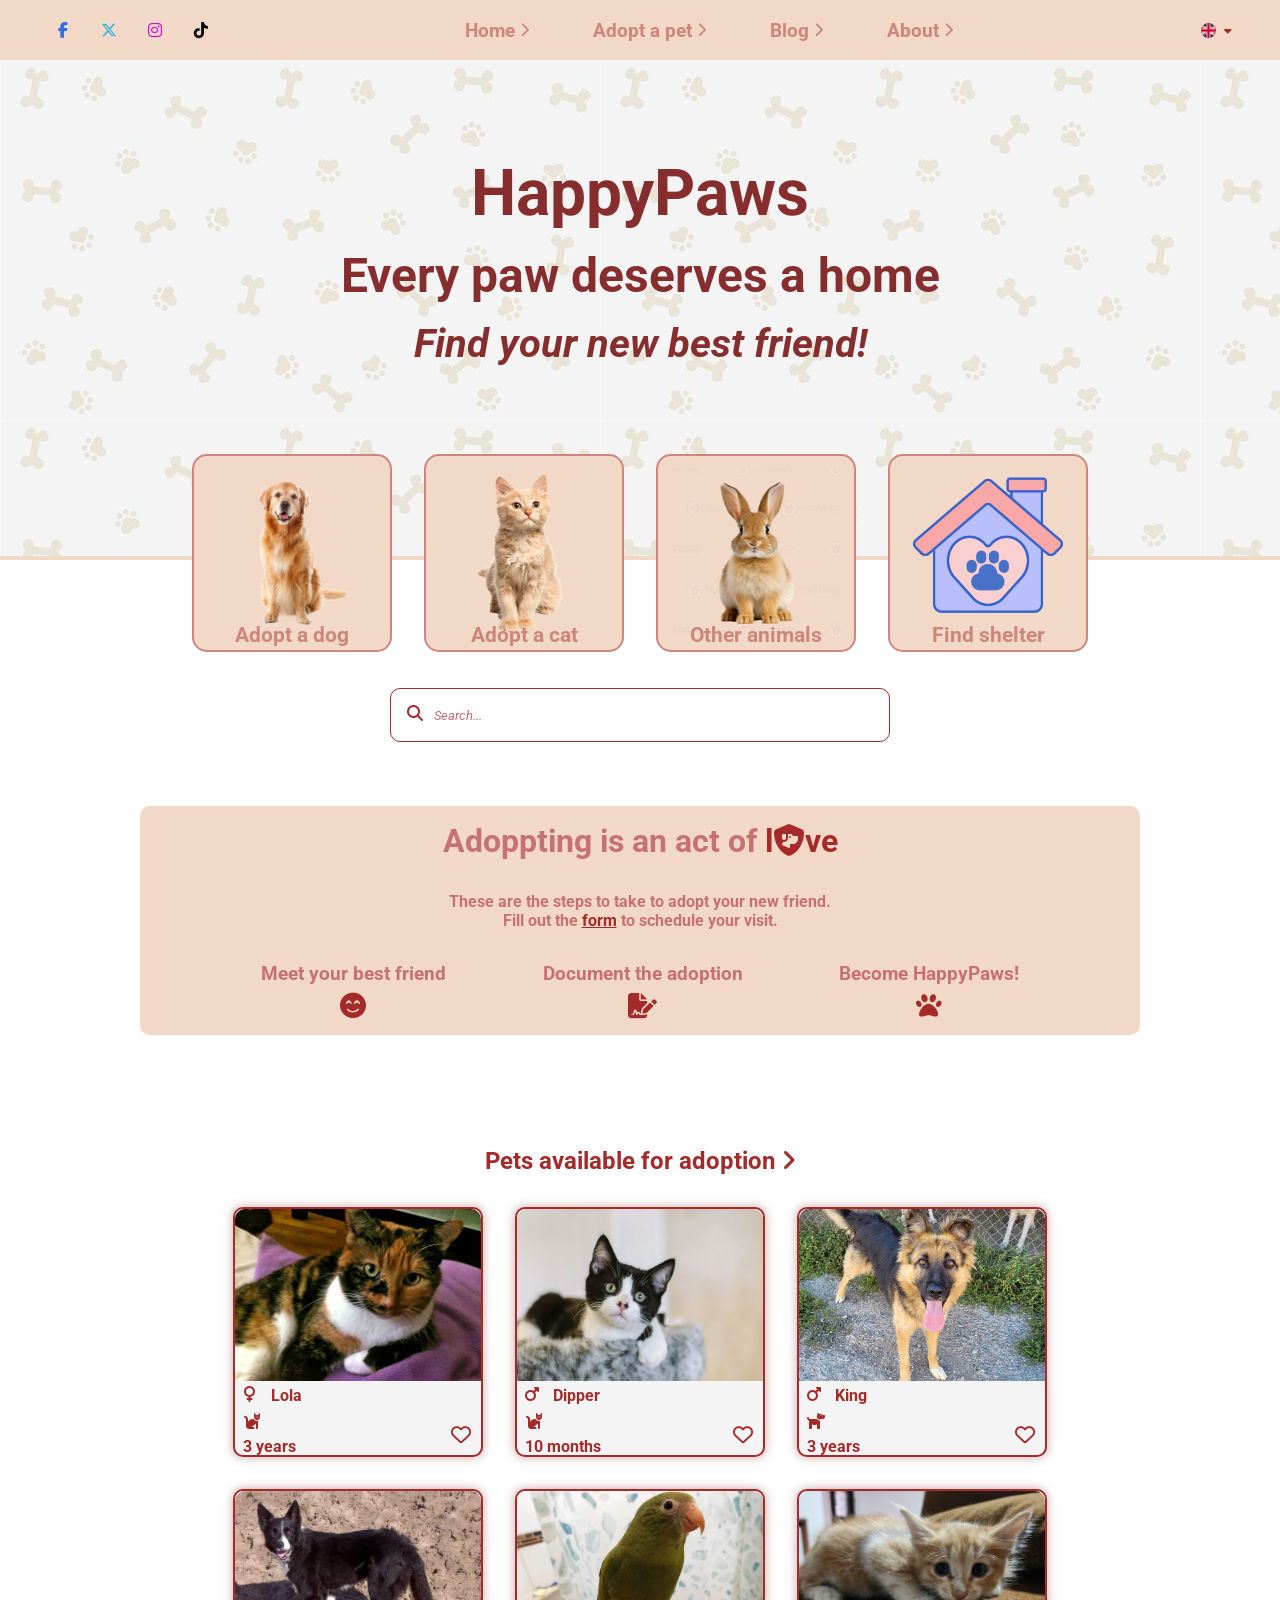
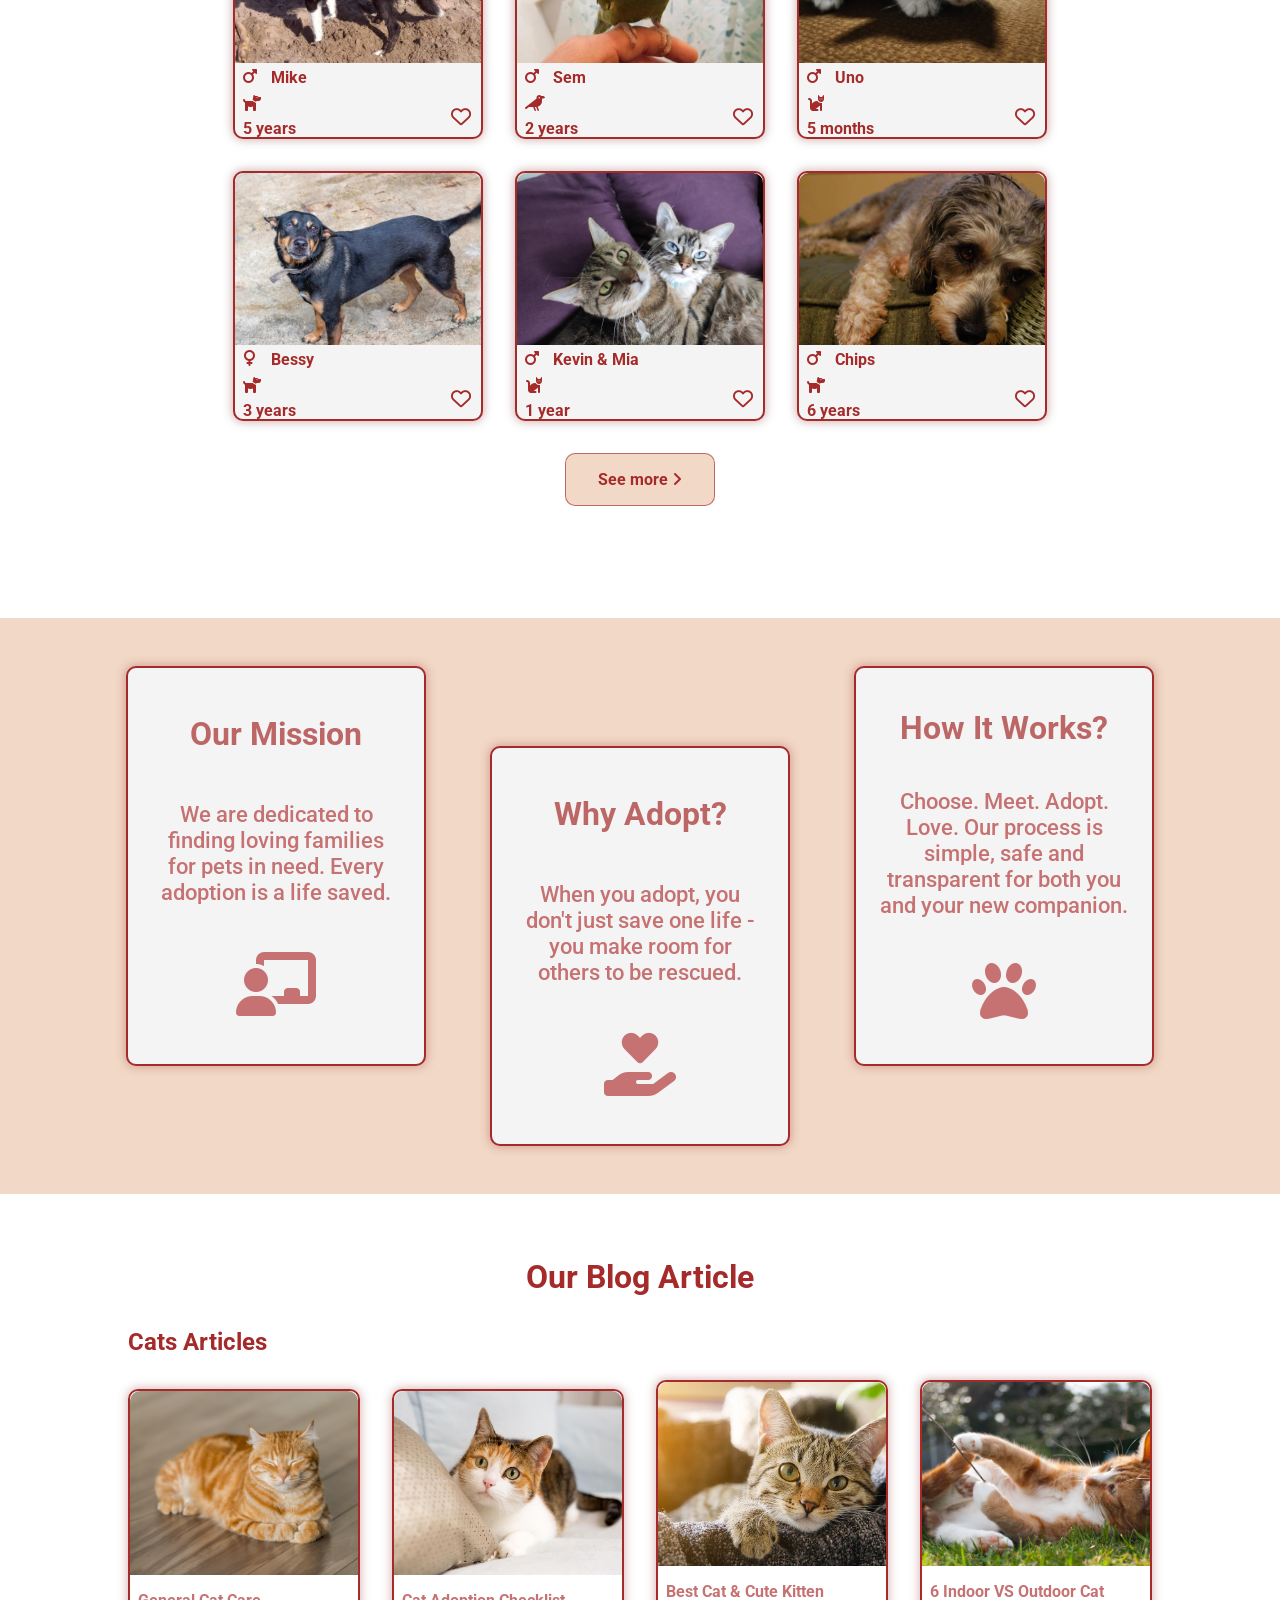
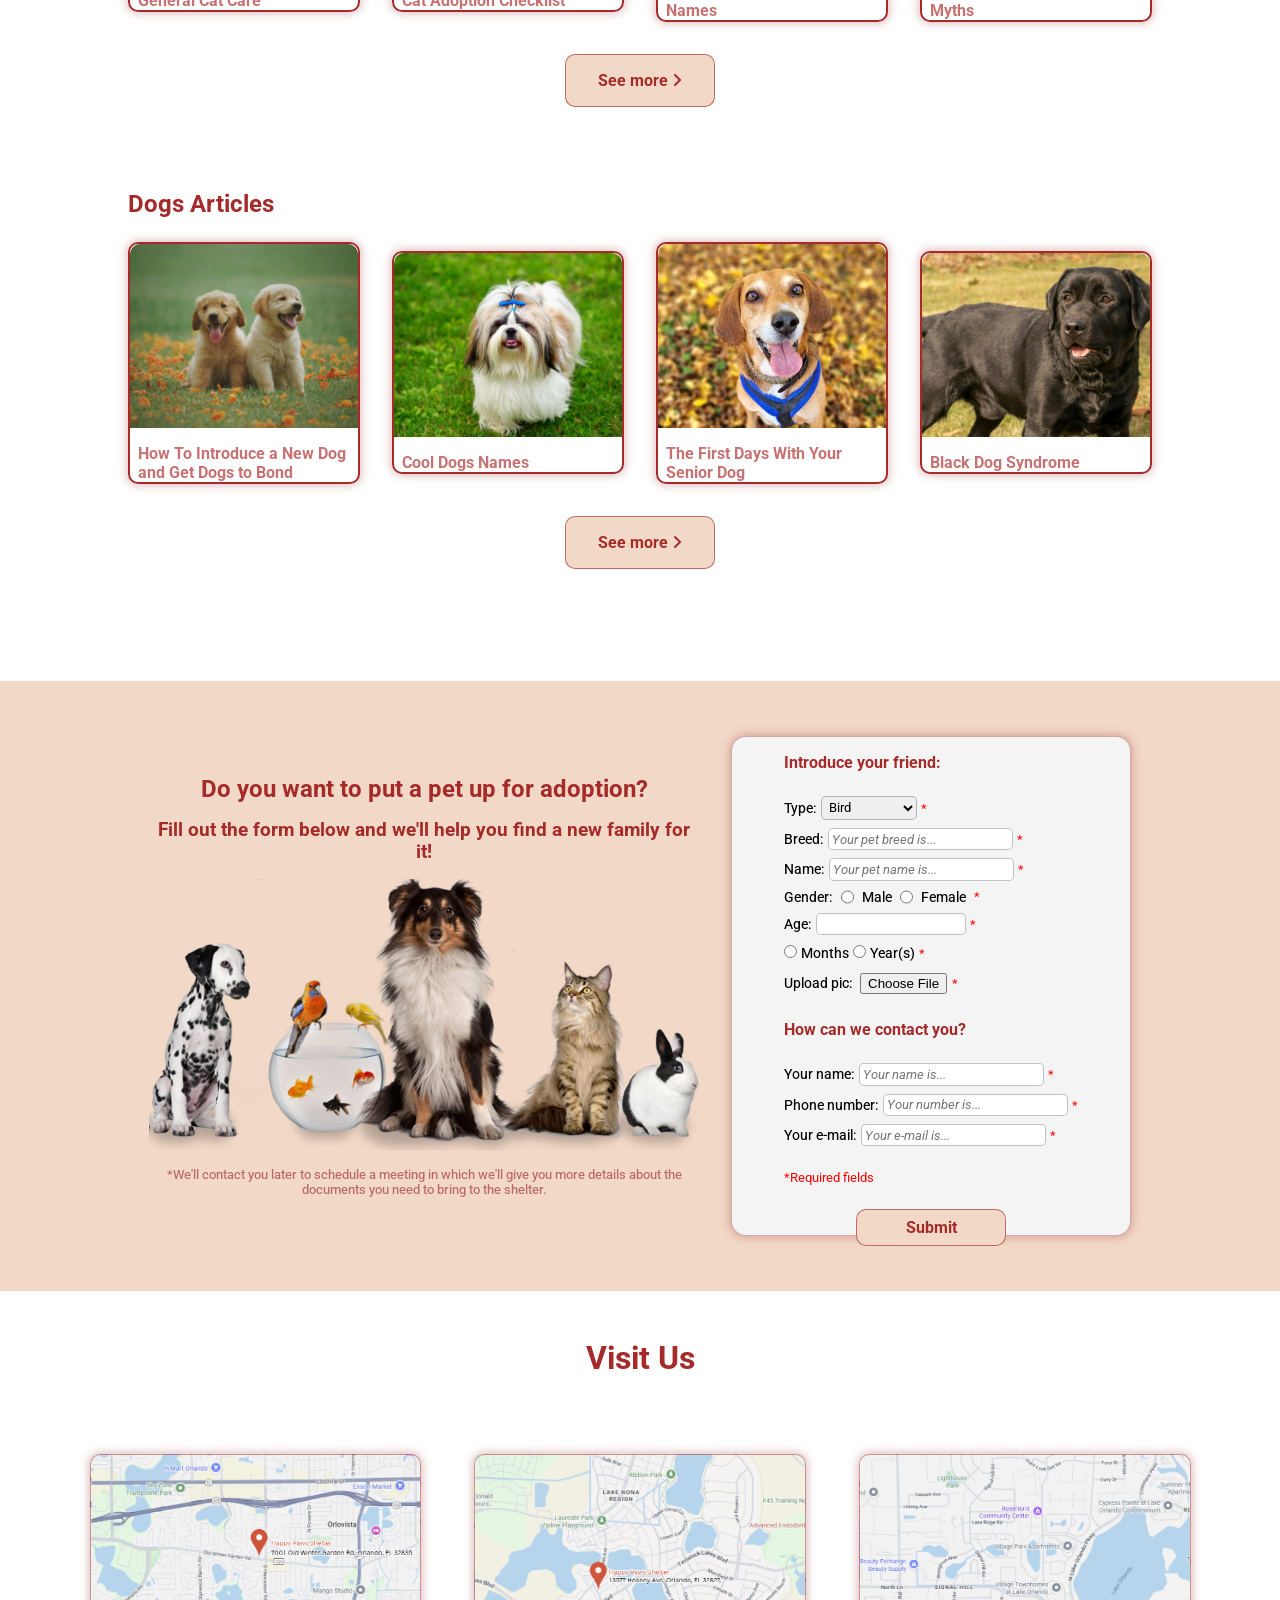
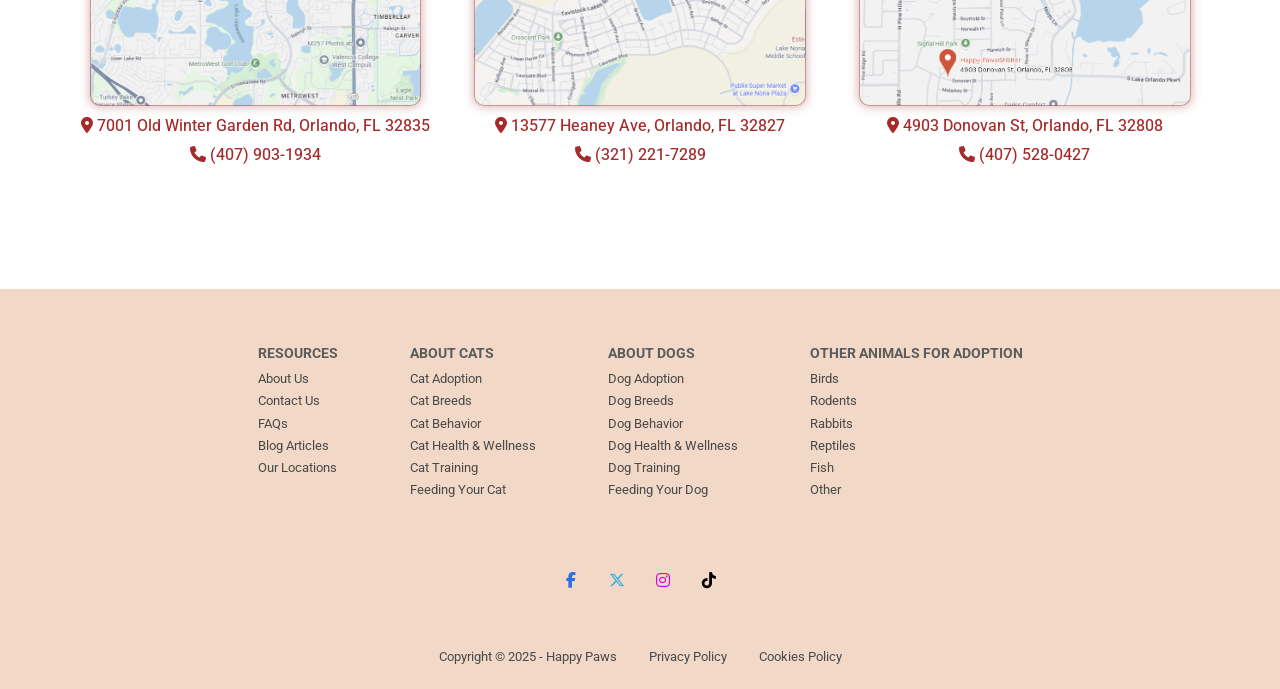
<file: index.html>
<!DOCTYPE html>
<html>
<head>

    <meta charset="UTF-8" />
    <meta name="viewport" content="width=device-width, initial-scale=1.0" />
    <title>HappyPaws</title>
    <link rel="stylesheet" href="https://cdnjs.cloudflare.com/ajax/libs/font-awesome/6.5.0/css/all.min.css" />
    <link rel="preconnect" href="https://fonts.googleapis.com">
    <link rel="preconnect" href="https://fonts.gstatic.com" crossorigin>
    <link rel="stylesheet" href="https://cdn.jsdelivr.net/npm/bootstrap-icons@1.11.3/font/bootstrap-icons.min.css">
    <link href="https://fonts.googleapis.com/css2?family=Edu+VIC+WA+NT+Hand:wght@400..700&family=Roboto+Serif:ital,opsz,wght@0,8..144,100..900;1,8..144,100..900&family=Roboto:ital,wght@0,100..900;1,100..900&display=swap" rel="stylesheet">
    <link rel="stylesheet" href="happy-paws.css" />

</head>

<body>
    
<header>

    <i class="fa-solid fa-bars"></i>

    <div id="social">
        <i class="fa-brands fa-facebook-f"></i>
        <i class="fa-brands fa-x-twitter"></i>
        <i class="fa-brands fa-instagram"></i>
        <i class="fa-brands fa-tiktok"></i>
    </div>

    <div id="drop-down">
        <button id="home">Home <i class="fa-solid fa-chevron-right fa-xs"></i></button>
        <button id="adopt">Adopt a pet <i class="fa-solid fa-chevron-right fa-xs"></i></button>
        <button id="blog">Blog <i class="fa-solid fa-chevron-right fa-xs"></i></button>
        <button id="about">About <i class="fa-solid fa-chevron-right fa-xs"></i></button>
    </div>

    <div id="language">
        <div id="english"></div>
        <i class="fa-solid fa-caret-down fa-xs"></i>
    </div>

</header>

<div id="header-pic">

    <div class="title-box">
        <h1>HappyPaws</h1>
        <h2>Every paw deserves a home</h2>
        <h3>Find your new best friend!</h3>
    </div>

    <div class="animals">

        <div class="animal-box" id="dog">
            <img src="media/dog.png">
            <i class="fa-solid fa-dog animal-icon"></i>
            <p>Adopt a dog</p>
        </div>

        <div class="animal-box" id="cat">
            <img src="media/cat.png">
            <i class="fa-solid fa-cat animal-icon"></i>
            <p>Adopt a cat</p>
        </div>

        <div class="animal-box" id="other">
            <img src="media/rabbit.webp">
            <i class="fa-solid fa-paw animal-icon"></i>
            <p>Other animals</p>
        </div>

        <div class="animal-box" id="shelter">
            <img src="media/shelter.png">
            <i class="fa-solid fa-tent animal-icon"></i>
            <p>Find shelter</p>
        </div>

    </div>

</div>

<div id="search-bar">
    <i class="fa-solid fa-magnifying-glass"></i>
    <input type="text" placeholder="Search...">
</div>

<div class="about-adopting">

    <div id="box-title">
        <h1>Adoppting is an act of <span class="span">l<i class="fa-solid fa-shield-dog"></i>ve</h1>
    </div>

    <div id="box-info">
        <p>These are the steps to take to adopt your new friend. Fill out the <span class="span underline">form</span> to schedule your visit.</p>
    </div>

    <div id="steps">

        <div class="step one">
            <p>Meet your best friend</p>
            <i class="fa-solid fa-face-smile-beam icon"></i>
        </div>

        <div class="step two">
            <p>Document the adoption</p>
            <i class="fa-solid fa-file-signature icon"></i>
        </div>

        <div class="step three">
            <p>Become HappyPaws!</p>
            <i class="fa-solid fa-paw icon"></i>
        </div>

    </div>

</div>


<div class="available">

    <h2>Pets available for adoption <i class="fa-solid fa-angle-right"></i></h2>

    <div id="pets">

        <div class="pet-box">
            <div class="pet-pic lola"></div>

            <div class="pet-info">

                <div class="pet-gender">
                    <i class="fa-solid fa-venus"></i> 
                    <p>Lola</p>
                </div>

                <div class="pet-age">
                    <i class="fa-solid fa-cat"></i> 
                    <p>3 years</p>
                </div>

            </div>

            <div class="fave">
                <i class="fa-regular fa-heart fa-lg non-active"></i>
                <i class="fa-solid fa-heart fa-lg active"></i>
            </div>
            
        </div>

        <div class="pet-box">
            <div class="pet-pic dipper"></div>

            <div class="pet-info">

                <div class="pet-gender">
                    <i class="fa-solid fa-mars"></i> 
                    <p>Dipper</p>
                </div>

                <div class="pet-age">
                    <i class="fa-solid fa-cat"></i> 
                    <p>10 months</p>
                </div>

            </div>

            <div class="fave">
                <i class="fa-regular fa-heart fa-lg non-active"></i>
                <i class="fa-solid fa-heart fa-lg active"></i>
            </div>

        </div>

        <div class="pet-box">
            <div class="pet-pic king"></div>

            <div class="pet-info">

                <div class="pet-gender">
                    <i class="fa-solid fa-mars"></i> 
                    <p>King</p>
                </div>

                <div class="pet-age">
                    <i class="fa-solid fa-dog"></i> 
                    <p>3 years</p>
                </div>

            </div>

            <div class="fave">
                <i class="fa-regular fa-heart fa-lg non-active"></i>
                <i class="fa-solid fa-heart fa-lg active"></i>
            </div>

        </div>

        <div class="pet-box">
            <div class="pet-pic mike"></div>

            <div class="pet-info">

                <div class="pet-gender">
                    <i class="fa-solid fa-mars"></i> 
                    <p>Mike</p>
                </div>

                <div class="pet-age">
                    <i class="fa-solid fa-dog"></i> 
                    <p>5 years</p>
                </div>

            </div>

            <div class="fave">
                <i class="fa-regular fa-heart fa-lg non-active"></i>
                <i class="fa-solid fa-heart fa-lg active"></i>
            </div>

        </div>

        <div class="pet-box">
            <div class="pet-pic sem"></div>

            <div class="pet-info">

                <div class="pet-gender">
                    <i class="fa-solid fa-mars"></i> 
                    <p>Sem</p>
                </div>

                <div class="pet-age">
                    <i class="fa-solid fa-crow"></i> 
                    <p>2 years</p>
                </div>

            </div>

            <div class="fave">
                <i class="fa-regular fa-heart fa-lg non-active"></i>
                <i class="fa-solid fa-heart fa-lg active"></i>
            </div>

        </div>

        <div class="pet-box">
            <div class="pet-pic uno"></div>

            <div class="pet-info">

                <div class="pet-gender">
                    <i class="fa-solid fa-mars"></i> 
                    <p>Uno</p>
                </div>

                <div class="pet-age">
                    <i class="fa-solid fa-cat"></i> 
                    <p>5 months</p>
                </div>

            </div>

            <div class="fave">
                <i class="fa-regular fa-heart fa-lg non-active"></i>
                <i class="fa-solid fa-heart fa-lg active"></i>
            </div>

        </div>

        <div class="pet-box">
            <div class="pet-pic bessy"></div>

            <div class="pet-info">

                <div class="pet-gender">
                    <i class="fa-solid fa-venus"></i> 
                    <p>Bessy</p>
                </div>

                <div class="pet-age">
                    <i class="fa-solid fa-dog"></i> 
                    <p>3 years</p>
                </div>

            </div>

            <div class="fave">
                <i class="fa-regular fa-heart fa-lg non-active"></i>
                <i class="fa-solid fa-heart fa-lg active"></i>
            </div>

        </div>

        <div class="pet-box none2">
            <div class="pet-pic kevin-mia"></div>

            <div class="pet-info">

                <div class="pet-gender">
                    <i class="fa-solid fa-mars"></i> 
                    <p>Kevin & Mia</p>
                </div>

                <div class="pet-age">
                    <i class="fa-solid fa-cat"></i> 
                    <p>1 year</p>
                </div>

            </div>

            <div class="fave">
                <i class="fa-regular fa-heart fa-lg non-active"></i>
                <i class="fa-solid fa-heart fa-lg active"></i>
            </div>

        </div>

        <div class="pet-box none2">
            <div class="pet-pic chips"></div>

            <div class="pet-info">

                <div class="pet-gender">
                    <i class="fa-solid fa-mars"></i> 
                    <p>Chips</p>
                </div>

                <div class="pet-age">
                    <i class="fa-solid fa-dog"></i> 
                    <p>6 years</p>
                </div>

            </div>

            <div class="fave">
                <i class="fa-regular fa-heart fa-lg non-active"></i>
                <i class="fa-solid fa-heart fa-lg active"></i>
            </div>

        </div>

        <div class="pet-box none1 none2">
            <div class="pet-pic roxy"></div>

            <div class="pet-info">

                <div class="pet-gender">
                    <i class="fa-solid fa-venus"></i> 
                    <p>Roxy</p>
                </div>

                <div class="pet-age">
                    <i class="fa-solid fa-dog"></i> 
                    <p>6 months</p>
                </div>

            </div>

            <div class="fave">
                <i class="fa-regular fa-heart fa-lg non-active"></i>
                <i class="fa-solid fa-heart fa-lg active"></i>
            </div>

        </div>

    </div>

    <button class="see-more">See more <i class="fa-solid fa-angle-right"></i></button>

</div>



<div class="about-page">
    
    <div class="grid">

        <div class="box mission">
            <h1>Our Mission</h1>
            <p>We are dedicated to finding loving families for pets in need. Every adoption is a life saved.</p>
            <i class="fa-solid fa-chalkboard-user"></i>
        </div>

        <div class="box why">
            <h1>Why Adopt?</h1>
            <p>When you adopt, you don't just save one life - you make room for others to be rescued.</p>
            <i class="fa-solid fa-hand-holding-heart"></i>
        </div>

        <div class="box how">
            <h1>How It Works?</h1>
            <p>Choose. Meet. Adopt. Love. Our process is simple, safe and transparent for both you and your new companion.</p>
            <i class="fa-solid fa-paw"></i>
        </div>

    </div>

</div>


<div id="blog-section">

    <h1>Our Blog Article</h1>

    <div class="cat-section">

        <h2 class="section-tilte">Cats Articles</h2>

        <div class="article">

            <div class="pet-article">
                <div class="pet-img cat-img1"></div>
                <p class="blog-title">General Cat Care</p>
            </div>

            <div class="pet-article">
                <div class="pet-img cat-img2"></div>
                <p class="blog-title">Cat Adoption Checklist</p>
            </div>

            <div class="pet-article">
                <div class="pet-img cat-img3"></div>
                <p class="blog-title">Best Cat & Cute Kitten Names</p>
            </div>

            <div class="pet-article none2">
                <div class="pet-img cat-img4"></div>
                <p class="blog-title">6 Indoor VS Outdoor Cat Myths</p>
            </div>

        </div>

    </div>

    <button class="see-more">See more <i class="fa-solid fa-angle-right"></i></button>

    <br>
    
    <div class="dog-section">

        <h2 class="section-tilte">Dogs Articles</h2>

        <div class="article">

            <div class="pet-article">
                <div class="pet-img dog-img1"></div>
                <p class="blog-title">How To Introduce a New Dog and Get Dogs to Bond</p>
            </div>

            <div class="pet-article">
                <div class="pet-img dog-img2"></div>
                <p class="blog-title">Cool Dogs Names</p>
            </div>

            <div class="pet-article">
                <div class="pet-img dog-img3"></div>
                <p class="blog-title">The First Days With Your Senior Dog</p>
            </div>

            <div class="pet-article none2">
                <div class="pet-img dog-img4"></div>
                <p class="blog-title">Black Dog Syndrome</p>
            </div>

        </div>

    </div>

    <button class="see-more">See more <i class="fa-solid fa-angle-right"></i></button>
    

</div>

<div class="adoption-form">

    <div id="form-info">
        <h2 id="form-main-title">Do you want to put a pet up for adoption?</h2>
        <h3 id="form-sub-title">Fill out the form below and we'll help you find a new family for it!</h3>
        <div id="pet-form-img"></div>
        <small>*We'll contact you later to schedule a meeting in which we'll give you more details about the documents you need to bring to the shelter.</small>
    </div>
    
    <div id="form-box">

        <div id="form">

            <p class="form-p">Introduce your friend:</p>

            <div class="pet-introduction">

                <div class="pet-type">
                    <label for="type">Type:</label>
                    <select name="type" id="type">
                        <option value="bird">Bird</option>
                        <option value="cat">Cat</option>
                        <option value="chinchilla">Chinchilla</option>
                        <option value="degu">Degu</option>
                        <option value="dog">Dog</option>
                        <option value="ferret">Ferret</option>
                        <option value="fish">Fish</option>
                        <option value="frog">Frog</option>
                        <option value="gerbil">Gerbil</option>
                        <option value="guinea-pig">Guinea pig</option>
                        <option value="hamster">Hamster</option>
                        <option value="hedgehog">Hedgehog</option>
                        <option value="insect">Insect</option>
                        <option value="lizard">Lizard</option>
                        <option value="mouse">Mouse</option>
                        <option value="rabbit">Rabbit</option>
                        <option value="rat">Rat</option>
                        <option value="salamander">Salamander</option>
                        <option value="snake">Snake</option>
                        <option value="turtle">Turtle</option>
                        <option value="other">Other</option>
                    </select> <small>*</small>
                </div>

                <div class="pet-breed">
                    <label for="breed">Breed:</label>
                    <input type="text" id="breed" placeholder="Your pet breed is..." required> <small>*</small>
                </div>

                <div class="pet-name">
                    <label for="name">Name:</label>
                    <input type="text" id="name" placeholder="Your pet name is..." required> <small>*</small>
                </div>

                <div class="pet-gender">

                    <p id="gender-label">Gender:</p>

                    <input type="radio" name="title" id="male">
                    <label for="male">Male</label>
                    
                    <input type="radio" name="title" id="female">
                    <label for="female">Female</label> <small>*</small>

                </div>

                <div class="pet-age">

                    <div id="age-number">
                        <label for="age">Age:</label>
                        <input type="number" id="age" required min="1"> <small>*</small>
                    </div>

                    <div id="age-type">

                        <input type="radio" name="title" id="months">
                        <label for="months">Months</label>

                        <input type="radio" name="title" id="year">
                        <label for="year">Year(s)</label> <small>*</small>

                    </div>
                    
                </div>

                <div class="your-pet-pic">
                    <label for="pic">Upload pic:</label>
                    <input type="file" id="pic" accept="image/png, image/jpeg"><small>*</small>
                </div>

            </div>

            <p class="form-p">How can we contact you?</p>

            <div class="contact-you">

                <div class="your-name">
                    <label for="owner-name">Your name:</label>
                    <input type="text" id="owner-name" placeholder="Your name is..." required> <small>*</small>
                </div>

                <div class="phone-number">
                    <label for="phone">Phone number:</label>
                    <input type="tel" id="phone" placeholder="Your number is..." required> <small>*</small>
                </div>

                <div class="your-email">
                    <label for="email">Your e-mail:</label>
                    <input type="email" id="email" placeholder="Your e-mail is..." required> <small>*</small>
                </div>

            </div>

            <small>*Required fields</small>

            <input class="send-btn" type="submit"></i></input>

        </div>

    </div>
    

</div>

<div class="location">

    <h1>Visit Us</h1>

    <div class="location-content">

        <div class="location-box location1">
            <div class="map map1"></div>
            <p><i class="fa-solid fa-location-dot"></i> 7001 Old Winter Garden Rd, Orlando, FL 32835</p>
            <p><i class="fa-solid fa-phone"></i> (407) 903-1934</p>
        </div>
        
        <div class="location-box location2">
            <div class="map map2"></div>
            <p><i class="fa-solid fa-location-dot"></i> 13577 Heaney Ave, Orlando, FL 32827</p>
            <p><i class="fa-solid fa-phone"></i> (321) 221-7289</p>
        </div>
        
        <div class="location-box location3">
            <div class="map map3"></div>
            <p><i class="fa-solid fa-location-dot"></i> 4903 Donovan St, Orlando, FL 32808</p>
            <p><i class="fa-solid fa-phone"></i> (407) 528-0427</p>
        </div>
        

    </div>

</div>

</body>

<footer>

    <div class="footer-links">
        <div class="links-info">
            <p class="links-title">RESOURCES</p>
            <a href=""><small>About Us</small></a>
            <a href=""><small>Contact Us</small></a>
            <a href=""><small>FAQs</small></a>
            <a href=""><small>Blog Articles</small></a>
            <a href=""><small>Our Locations</small></a>
        </div>

        <div class="links-info">
            <p class="links-title">ABOUT CATS</p>
            <a href=""><small>Cat Adoption</small></a>
            <a href=""><small>Cat Breeds</small></a>
            <a href=""><small>Cat Behavior</small></a>
            <a href=""><small>Cat Health & Wellness</small></a>
            <a href=""><small>Cat Training</small></a>
            <a href=""><small>Feeding Your Cat</small></a>
        </div>

        <div class="links-info">
            <p class="links-title">ABOUT DOGS</p>
            <a href=""><small>Dog Adoption</small></a>
            <a href=""><small>Dog Breeds</small></a>
            <a href=""><small>Dog Behavior</small></a>
            <a href=""><small>Dog Health & Wellness</small></a>
            <a href=""><small>Dog Training</small></a>
            <a href=""><small>Feeding Your Dog</small></a>
        </div>

        <div class="links-info">
            <p class="links-title">OTHER ANIMALS FOR ADOPTION</p>
            <a href=""><small>Birds</small></a>
            <a href=""><small>Rodents</small></a>
            <a href=""><small>Rabbits</small></a>
            <a href=""><small>Reptiles</small></a>
            <a href=""><small>Fish</small></a>
            <a href=""><small>Other</small></a>
        </div>
    </div>

    <div class="follow-us">
        <i class="fa-brands fa-facebook-f"></i>
        <i class="fa-brands fa-x-twitter"></i>
        <i class="fa-brands fa-instagram"></i>
        <i class="fa-brands fa-tiktok"></i>
    </div>

    <div class="copyright">
        <a href=""><small>Copyright &copy; 2025 - Happy Paws</small></a>
        <a href=""><small>Privacy Policy</small></a>
        <a href=""><small>Cookies Policy</small></a>
    </div>

</footer>

</html>
</file>
<file: happy-paws.css>
*{
    margin: 0;
    padding: 0;
    box-sizing: border-box;
    font-family: 'Roboto', sans-serif;
}
body{
    display: flex;
    flex-direction: column;
    justify-content: center;
    align-items: center;
    overflow-x: hidden;
}
header{
    width: 100vw;
    height: 60px;
    background-color: #F2D8C6;
    display: flex;
    flex-direction: row;
    justify-content: space-between;
    align-items: center;
}
#social{
    display: flex;
    flex-direction: row;
    align-items: center;
    justify-content: center;
    gap: 1em;
    margin-left: 3em;
}
.fa-brands{
    border-radius: 50%;
    padding: 0.3em;
    height: 30px;
    width: 30px;
    display: flex;
    justify-content: center;
    align-items: center;
    cursor: pointer;
}
.fa-facebook-f{
    color: #2e6ee6;
    transition: all 0.4s ease;
}
.fa-x-twitter{
    color: #3bb1e0;
    transition: all 0.4s ease;
}
.fa-instagram{
    color: #d604d6;
    transition: all 0.4s ease;
}
.fa-tiktok{
    transition: all 0.4s ease;
}

.fa-facebook-f:hover{
    background-color: #2e6ee6;
    color: white;
}
.fa-x-twitter:hover{
    background-color: black;
    color: white;
}
.fa-instagram:hover{
    background: linear-gradient(
        20deg,
        #FFB602 0%,
        #FC04C8 100%);
    color: white;
}
.fa-tiktok:hover{
    background-color: black;
    color: white;
}
#drop-down{
    display: flex;
    flex-direction: row;
    justify-content: center;
    align-items: center;
    gap: 4em;
    height: 100%;
    width: 35%;
}
#drop-down button{
    border: none;
    background-color: transparent;
    color: #a52a2a79;
    font-size: 1.2rem;
    font-weight: bold;
    cursor: pointer;
}
#drop-down button:hover{
    color: brown;
}
#drop-down button i{
    transition: all 0.4s ease;
}
#drop-down button:hover i{
    transform: rotateZ(90deg) translateY(-5px);
}
#language{
    margin-right: 3em;
    display: flex;
    flex-direction: row;
    align-items: center;
    justify-content: center;
    gap: 0.5em;
    cursor: pointer;
}
#english{
    background-size: cover;
    background-position: center;
    background-image: url(media/language.png);
    width: 15px;
    height: 15px;
    border-radius: 50%;
    border: 1px solid #a52a2a59;
}
#language i{
    color: brown;
}
.fa-bars{
    display: none;
}




#header-pic{
    border-bottom: 4px solid #F2D8C6;
    width: 100vw;
    height: 500px;
    background-image: url(media/bg-top.jpg);
    display: flex;
    justify-content: center;
    align-items: center;
    flex-direction: column;
    gap: 1em;
    position: relative;
}
.title-box{
    display: flex;
    align-items: center;
    justify-content: center;
    flex-direction: column;
    position: absolute;
    top: 6em;
    gap: 1em;
    color: #862e2e;
}
#header-pic h1{
    font-size: 4rem;
}
#header-pic h2{
    font-size: 3rem;
}
#header-pic h3{
    font-size: 2.5rem;
    font-style: italic;
}
.animals{
    height: 40%;
    width: 900px;
    position: absolute;
    bottom: -6em;
    display: flex;
    flex-direction: row;
    align-items: center;
    justify-content: center;
    gap: 2em;
}
.animal-box{
    height: 100%;
    width: 200px;
    border: 2px solid #a52a2a79;
    border-radius: 15px;
    background-color: #F2D8C6;
    cursor: pointer;
    display: flex;
    justify-content: center;
    align-items: center;
    flex-direction: column;
    transition: all 0.2s ease;
    position: relative;
}
.animal-box p{
    font-weight: bold;
    color: #a52a2a79;
    font-size: 1.3rem;
    position: absolute;
    bottom: 3px;
}
.animal-box:hover p{
    color: brown;
}
.animal-box:hover{
    border: 2px solid brown;
    background-color: #f0c5a6;
    box-shadow: 0px 0px 10px 1px #8d494969;
}
.animal-box img{
    width: auto;
}
#dog img{
    height: 180px;
}
#cat img{
    height: 170px;
}
#other img{
    height: 170px;
}
#shelter img{
    height: 150px;
    margin-bottom: 1em;
}
.animal-icon{
    display: none;
}
#search-bar{
    border: 1px solid brown;
    display: flex;
    flex-direction: row;
    margin-top: 8em;
    padding: 1em;
    gap: 0.5em;
    width: 500px;
    border-radius: 10px;
    cursor: pointer;
}
#search-bar input{
    border: none;
    outline: none;
    background-color: transparent;
    width: 90%;
}
#search-bar input::placeholder{
    font-style: italic;
    color: rgba(165, 42, 42, 0.685);
}
.fa-magnifying-glass{
    color: brown;
}

.about-adopting{
    background-color: #F2D8C6;
    border-radius: 10px;
    width: 1000px;
    height: auto;
    display: flex;
    flex-direction: column;
    align-items: center;
    justify-content: center;
    margin-top: 4em;
    gap: 2em;
    padding: 1em 1.5em;
    color: #c77272;
    font-weight: bold;
}
#steps{
    display: flex;
    flex-direction: row;
    justify-content: space-evenly;
    align-items: center;
    width: 100%;
}
.step{
    display: flex;
    justify-content: center;
    align-items: center;
    flex-direction: column;
    gap: 0.5em;
}
.span, .icon{
    color: brown;
}
.underline{
    text-decoration: underline;
    cursor: pointer;
}
#box-info p{
    width: 400px;
    text-align: center;
}
.icon{
    font-size: 1.6rem;
}
.step p{
    font-size: 1.2rem;
}

.available{
    width: 1400px;
    height: fit-content;
    margin-top: 7em;
    display: flex;
    flex-direction: column;
    gap: 2em;
    justify-content: center;
    align-items: center;
    color: brown;
}
#pets{
    width: 100%;
    height: fit-content;
    display: flex;
    flex-wrap: wrap;
    justify-content: center;
    align-items: center;
    gap: 2em;
}
.pet-box{
    border: 2px solid brown;
    width: 250px;
    height: 250px;
    border-radius: 10px;
    display: flex;
    flex-direction: column;
    align-items: start;
    justify-content: space-between;
    cursor: pointer;
    position: relative;
    background-color: #F4F4F4;
    box-shadow: 0px 0px 10px 1px #8d494969;
}
.pet-box:hover{
    background-color: #F2D8C6;;
}
.pet-pic{
    width: 100%;
    height: 70%;
    border-radius: 10px 10px 0 0;
    background-position: center;
    background-size: cover;
}
.pet-info{
    width: 100%;
    height: 28%;
    padding: 0 0.5em;
    display: flex;
    flex-direction: column;
    gap: 0.5em;
    font-weight: bold;
}
.pet-gender, .pet-age{
    display: flex;
    flex-direction: row;
    gap: 0.5em;
}
.pet-gender i, .pet-age i{
    width: 20px;
}
.active{
    display: none;
}
.fave{
    position: absolute;
    height: 30px;
    width: 30px;
    bottom: 5px;
    right: 5px;
    display: flex;
    justify-content: center;
    align-items: center;
    cursor: pointer;
}
.fave:hover .non-active{
    display: none;
}
.fave:hover .active{
    display: block;
    color: red;
}

.lola{
    background-image: url(media/lola.webp);
}
.dipper{
    background-image: url(media/dipper.jpg);
}
.king{
    background-image: url(media/king.jpg);
}
.mike{
    background-image: url(media/mike.jpg);
}
.sem{
    background-image: url(media/sem.webp);
}
.uno{
    background-image: url(media/uno.webp);
}
.bessy{
    background-image: url(media/bessy.webp);
}
.kevin-mia{
    background-image: url(media/kevinNmia.jpeg);
}
.chips{
    background-image: url(media/chips.jpg);
}
.roxy{
    background-image: url(media/roxy.jpg);
}

.see-more{
    border: 1px solid #a52a2aa2;
    background-color: #F2D8C6;
    outline: 1px solid transparent;
    padding: 1em 2em;
    border-radius: 10px;
    color: brown;
    font-weight: bold;
    font-size: 1rem;
}
.see-more:hover,
.send-btn:hover{
    outline: 1px solid brown;
    background-color: #f0c5a6;
    cursor: pointer;
    box-shadow: 0px 0px 10px 1px #8d494969;
}
.see-more i{
    transition: transform 0.4s ease;
}
.see-more:hover i{
    transform: translateX(5px);
}

.about-page{
    width: 100vw;
    height: fit-content;
    margin-top: 5em;
    padding: 3em 1em;
    background-color: #F2D8C6;
    display: flex;
    align-items: center;
    justify-content: center;
}

.grid{
    display: grid;
    grid-template-columns: repeat(3, 300px);
    grid-template-rows: repeat(6, 80px);
    column-gap: 4em;
}
.box{
    border: 2px solid brown;
    border-radius: 10px;
    box-shadow: 0px 0px 10px 1px #9e434363;
    background-color: #F4F4F4;
    display: flex;
    flex-direction: column;
    justify-content: space-evenly;
    align-items: center;
    gap: 1em;
    color: #C77272;
    padding: 1em 1.5em;
}
.box p{
    font-size: 1.4rem;
    font-weight: 500;
    text-align: center;
}
.box i{
    font-size: 4rem;
}
.box h1{
    color: #a52a2ab4;
}

.mission{
    grid-column: 1 /1;
    grid-row: 1/6;
}
.why{
    grid-column: 2/2;
    grid-row: 2/7;
}
.how{
    grid-column: 3/3;
    grid-row: 1/6;
}

#blog-section{
    width: 100vw;
    height: fit-content;
    justify-content: center;
    align-items: center;
    display: flex;
    flex-direction: column;
    gap: 2em;
    padding: 4em 0;
}
#blog-section h1{
    color: brown;
}
.cat-section, .dog-section{
    width: 1200px;
    height: 40%;
}
.article{
    width: 100%;
    height: 80%;
    display: flex;
    align-items: center;
    justify-content: center;
    flex-direction: row;
    gap: 2em;
}
.pet-article{
    border: 2px solid brown;
    border-radius: 10px;
    width: 300px;
    height: 250px;
    display: flex;
    flex-direction: column;
    gap: 1em; 
    box-shadow: 0px 0px 10px 1px #9e434363;
}
.pet-article:hover{
    background-color: #F2D8C6;
}
.pet-img{
    width: 100%;
    height: 11.5rem;
    border-radius: 10px 10px 0 0;
    cursor: pointer;
    background-position: center;
    background-size: cover;
}
.blog-title{
    padding: 0 0.5em;
    font-weight: bold;
    color: #C77272;
}
.blog-title:hover{
    cursor: pointer;
    color: #862e2e;
    text-decoration: underline;
}
.cat-img1{
    background-image: url(media/catblog1.jpg);
}
.cat-img2{
    background-image: url(media/catblog2.jpg);
}
.cat-img3{
    background-image: url(media/catblog3.webp);
}
.cat-img4{
    background-image: url(media/catblog4.webp);
}
.section-tilte{
    padding-bottom: 1em;
    color: brown;
}
.dog-img1
{
    background-image: url(media/dogblog1.jpg);
}
.dog-img2
{
    background-image: url(media/dogblog2.jpeg);
}
.dog-img3
{
    background-image: url(media/dogblog3.jpg);
}
.dog-img4
{
    background-image: url(media/dogblog4.jpg);
}
.adoption-form{
    display: grid;
    grid-template-columns: 700px 450px;
    width: 100%;
    height: fit-content;
    background-color: #F2D8C6;
    margin: 3em 0;
    align-items: center;
    justify-content: center;
    gap: 2rem;
}
#form-info{
    display: flex;
    flex-direction: column;
    justify-content: center;
    align-items: center;
    gap: 1em;
    color: brown;
}
#form-info small{
    text-align: center;
    font-weight: 450;
    color: rgb(187, 104, 104);
}
#pet-form-img{
    background-position: center;
    background-size: cover;
    height: 250px;
    width: 100%;
    background-image: url(media/pets.png);
}
#form-box{
    background-color: #F4F4F4;
    border: 1px solid #a52a2a62;
    border-radius: 15px;
    height: 82%;
    width: 400px;
    box-shadow: 0px 0px 10px 1px #9e434363;
    display: flex;
    justify-self: center;
    align-items: center;
    flex-direction: column;
    gap: 0.5em;
    margin: 1em;
    padding: 1em;
}
#breed::placeholder,
#name::placeholder,
#owner-name::placeholder,
#email::placeholder,
#phone::placeholder{
    font-style: italic;
}

#form{
    display: flex;
    flex-direction: column;
    gap: 1.5em;
    height: 34rem;
}
.form-p{
    font-weight: bold;
    color: brown;
}
.pet-introduction,
.contact-you{
    display: flex;
    flex-direction: column;
    gap: 0.5em;
}
input,
select{
    border-radius: 5px;
    outline: none;
    border: 1px solid #0000003f;
    padding: 0.2em;
}
#pic{
    border: none;
    width: 95px;
    
}
#age{
    width: 150px;
}
.pet-age{
    display: flex;
    flex-direction: column;
}
.send-btn{
    padding: 0.5em 1em;
    width: 150px;
    height: auto;
    font-weight: bold;
    align-self: center;
    border-radius: 10px;
    font-size: 1rem;
    border: 1px solid #a52a2aa2;
    background-color: #F2D8C6;
    outline: 1px solid transparent;
    color: brown;
}
label,
#gender-label{
    font-size: 14px;
    font-weight: 440;
}
#form small{
    color: #ff0000;
}

.location{
    width: 100vw;
    height: fit-content;
    display: flex;
    flex-direction: column;
    justify-content: center;
    align-items: center;
    gap: 2em;
    color: brown;
}
.location-content{
    width: 70%;
    height: 400px;
    display: flex;
    flex-direction: row;
    justify-content: center;
    align-items: center;
    gap: 2em;
}
.location-box{
    display: flex;
    flex-direction: column;
    justify-content: center;
    align-items: center;
    gap: 0.6em;
    height: 90%;
    width: 400px;
    font-weight: 450;
}
.map{
    border: 1px solid #a52a2a7a;
    border-radius: 10px;
    width: 400px;
    height: 85%;
    background-position: center;
    background-size: cover;
    box-shadow: 0px 0px 10px 1px #9e434363;
}
.map1{
    background-image: url(media/map1.png);
}
.map2{
    background-image: url(media/map2.png);
}
.map3{
    background-image: url(media/map3.png);
}
footer{
    width: 100vw;
    height: 400px;
    background-color: #F2D8C6;
    margin-top: 5em;
    display: flex;
    flex-direction: column;
    justify-content: space-between;
    align-items: center;
    padding: 1.5em 1em;
}

.footer-links{
    display: flex;
    flex-direction: row;
    justify-content: center;
    align-items: center;
    gap: 4.5em;
    width: 45%;
    height: 170px;
    margin-top: 2em;
}
.links-info{
    display: flex;
    flex-direction: column;
    gap: 0.2em;
    height: 100%;
    width: auto;
}
.links-info p{
    margin-bottom: 0.3em;
    font-size: 14px;
    font-weight: bold;
    color: #5c5c5c;
}
.follow-us{
    display: flex;
    flex-direction: row;
    gap: 1em;
}
.copyright{
    display: flex;
    flex-direction: row;
    gap: 2em;
}
a{
    color: #494949;
    text-decoration: none;
}
a:hover{
    text-decoration: underline;
    color: black;
}













@media (max-width:1440px){
    .available{
        width: 1024px;
        height: fit-content;
        justify-content: start;
        gap: 2em;
        margin-bottom: 2em;
    }
    .none1{
        display: none;
    }
    #blog-section{
        width: 1024px;
    }
    .cat-section,
    .dog-section{
        width: 100%;
    }
    .pet-article{
        width: 30%;
        height: 90%;
    }
    .location{
        width: 90vw;
    }
    .location-content{
        width: 100%;
        gap: 1em;
    }
    .location-box{
        width: 32%;
    }
    .map{
        width: 90%;
        height: 70%;
    }
    .location-box p{
        flex-wrap: wrap;
        text-align: center;
    }
    .footer-links{
        flex-wrap: wrap;
        row-gap: 0.5em;
        width: 90%;
    }
    #form-info{
        text-align: center;
    }
    #drop-down{
        width: 80%;
    }
    .adoption-form{
        grid-template-columns: 550px 400px;
    }
    #pet-form-img{
        width: 100%;
        height: 17rem;
        background-image: url(media/pets2.png);
    }
}

@media (max-width:1024px){
    #social{
        gap: 0.5em;
        margin-left: 2em;
    }
    #drop-down{
        width: 70%;
    }
    #drop-down button{
        font-size: 1.1rem;
    }
    #language{
        margin-right: 2em;
    }
    #header-pic h1{
        font-size: 3.2rem;
    }
    #header-pic h2{
        font-size: 2.2rem;
    }
    #header-pic h3{
        font-size: 1.8rem;
    }
    .animals{
        width: 650px;
        gap: 1em;
    }
    .animal-box{
        width: 23%;
    }
    #shelter img{
        height: 130px;
    }
    .about-adopting{
        width: 90%;
    }
    #pets{
        width: 700px;
        height: 900px;
    }
    .pet-box{
        width: 30%;
    }
    .grid{
        display: grid;
        grid-template-columns: repeat(3, 250px);
        grid-template-rows: repeat(6, 70px);
        column-gap: 2em;
    }
    .box p{
        font-size: 1.2rem;
    }
    .box i{
        font-size: 2.5rem;
    }
    .box h1{
        font-size: 1.5rem;
    }
    #blog-section{
        width: 700px;
        height: fit-content;
        gap: 1em;
    }
    .article{
        flex-direction: column;
        height: 400px;
        gap: 1em;
        flex-wrap: wrap;
    }
    .pet-article{
        width: 270px;
        height: 180px;
    }
    .section-tilte{
        padding-bottom: 1em;
        margin-left: 1.5em;
        color: brown;
    }
    #pet-form-img{
        background-position: center;
        background-size: cover;
        height: 190px;
        width: 100%;
        background-image: url(media/pets2.png);
    }
    .available{
        width: 100vw;
        align-items: center;
    }
    #form-info{
        width: 420px;
        height: 80%;
        padding: 1em;
        margin-left: 1em;
    }
    .adoption-form{
        grid-template-columns: 450px 300px;
    }
    #form-box{
        width: 100%;
        margin: 0;
    }
    
}

@media (max-width:894px){
    footer{
        height: 500px;
        position: relative;
    }
    .footer-links{
        height: 170px;
    }
    .follow-us{
        position: absolute;
        bottom: 70px;
    }
    .grid{
        display: grid;
        grid-template-columns: repeat(3, 220px);
        grid-template-rows: repeat(6, 70px);
        column-gap: 2em;
    }
    .adoption-form{
        grid-template-columns: 400px;
        justify-items: center;
        gap: 2rem;
    }
    #pet-form-img{
        height: 19rem;
    }
}

@media (max-width:768px){
    #drop-down{
        display: none;
    }
    .fa-bars{
        display: flex;
        justify-content: center;
        align-items: center;
        margin-left: 3em;
        cursor: pointer;
        border-radius: 50%;
        padding: 0.2em;
        height: 30px;
        width: 30px;
        color: #a52a2a79;
    }
    .fa-bars:hover{
        color: brown;
    }
    #english{
        height: 18px;
        width: 18px;
    }
    .grid{
        display: grid;
        grid-template-columns: repeat(3, 150px);
        grid-template-rows: repeat(3, 200px);
        row-gap: 1em;
        column-gap: 0;
    }
    .mission{
        grid-column: 1/4;
        grid-row: 1/1;
    }
    .why{
        grid-column: 1/4;
        grid-row: 2;
    }
    .how{
        grid-column: 1/4;
        grid-row: 3;
    }
    #pet-form-img{
        display: none;
    }
    .adoption-form{
        flex-direction: column;
        gap: 1em;
        padding: 1em;
    }
    #form-info{
        height: 100%;
    }
    #form{
        height: 45rem;
    }
    .location-content{
        height: auto;
        flex-direction: column;
        gap: 2em;
    }
    .map{
        display: none;
    }
    .location-box{
        width: auto;
        height: auto;
    }
    .location-box p:hover{
        cursor: pointer;
        text-decoration: underline;
    }
    .location{
        gap: 4em;
    }
    #form-box{
        height: 70%;
    }
    .available{
        width: 100vw;
    }
    #pets{
        width: 100%;
        height: 100%;
        padding: 2em;
        flex-wrap: wrap;
    }
    .pet-box{
        width: 170px;
        height: 250px;
    }
     #pets{
        width: 100vw;
    }
    #blog-section{
        width: 100vw;
    }
}

@media (max-width:650px){
    .animals{
        width: 300px;
        height: 200px;
        flex-wrap: wrap;
    }
    .animal-box{
        width: 40%;
        height: 40%;
    }
    .animal-box img{
        display: none;
    }
    .animal-icon{
        display: block;
        font-size: 2em;
        color: #a52a2a79;
    }
    .animal-box:hover .animal-icon{
        color: brown;
    }
    .animal-box p{
        font-size: 1em;
    }
    .step{
        text-align: center;
    }
    #pets{
        row-gap: 0;
    }
    .pet-box{
        flex-direction: row;
        width: 40%;
        height: 130px;
        margin: 0;
    }
    .none1{
        display: flex;
    }
    .pet-pic{
        height: 100%;
        border-radius: 10px 0px 0 10px;
    }
    .pet-info{
        padding: 0.5em;
    }
    .article{
        gap: 1em;
    }
    .pet-article{
        width: 200px;
    }
    .grid{
        display: grid;
        grid-template-columns: repeat(3, 100px);
        grid-template-rows: repeat(3, 220px);
    }
    #search-bar{
        width: 300px;
    }
    .footer-links{
        width: 100%;
    }
}

@media (max-width:450px){
    footer{
        height: 700px;
    }
    .about-adopting{
        text-align: center;
        height: 600px;
        width: 300px;
    }
    #steps{
        flex-direction: column;
        gap: 2em;
    }
    #box-info p{
        width: 100%;
    }
    .title-box{
        width: 300px;
        text-align: center;
    }
    .pet-box{
        width: 70%;
        height: 100px;
    }
    #pets{
        gap: 1em;
    }
    .none2{
        display: none;
    }
    .article{
        flex-wrap: wrap;
        flex-direction: column;
        justify-content: center;
        align-items: center;
    }
    .pet-article{
        width: 70%;
        height: 100px;
        flex-direction: row;
    }
    .pet-img{
        border-radius: 10px 0 0 10px;
        height: 100%;
        width: 50%;
    }
    .blog-title{
        width: 50%;
    }
    #form-box{
        width: 300px;
    }
}
@media (max-width:425px){
    #social{
        display: none;
    }
    .fa-bars, #language{
        margin: 1em;
    }
    #form-box{
        height: 65%;
    }
    .adoption-form{
        grid-template-columns: 300px;
    }
    #form-info{
        width: 100%;
    }
}
</file>
